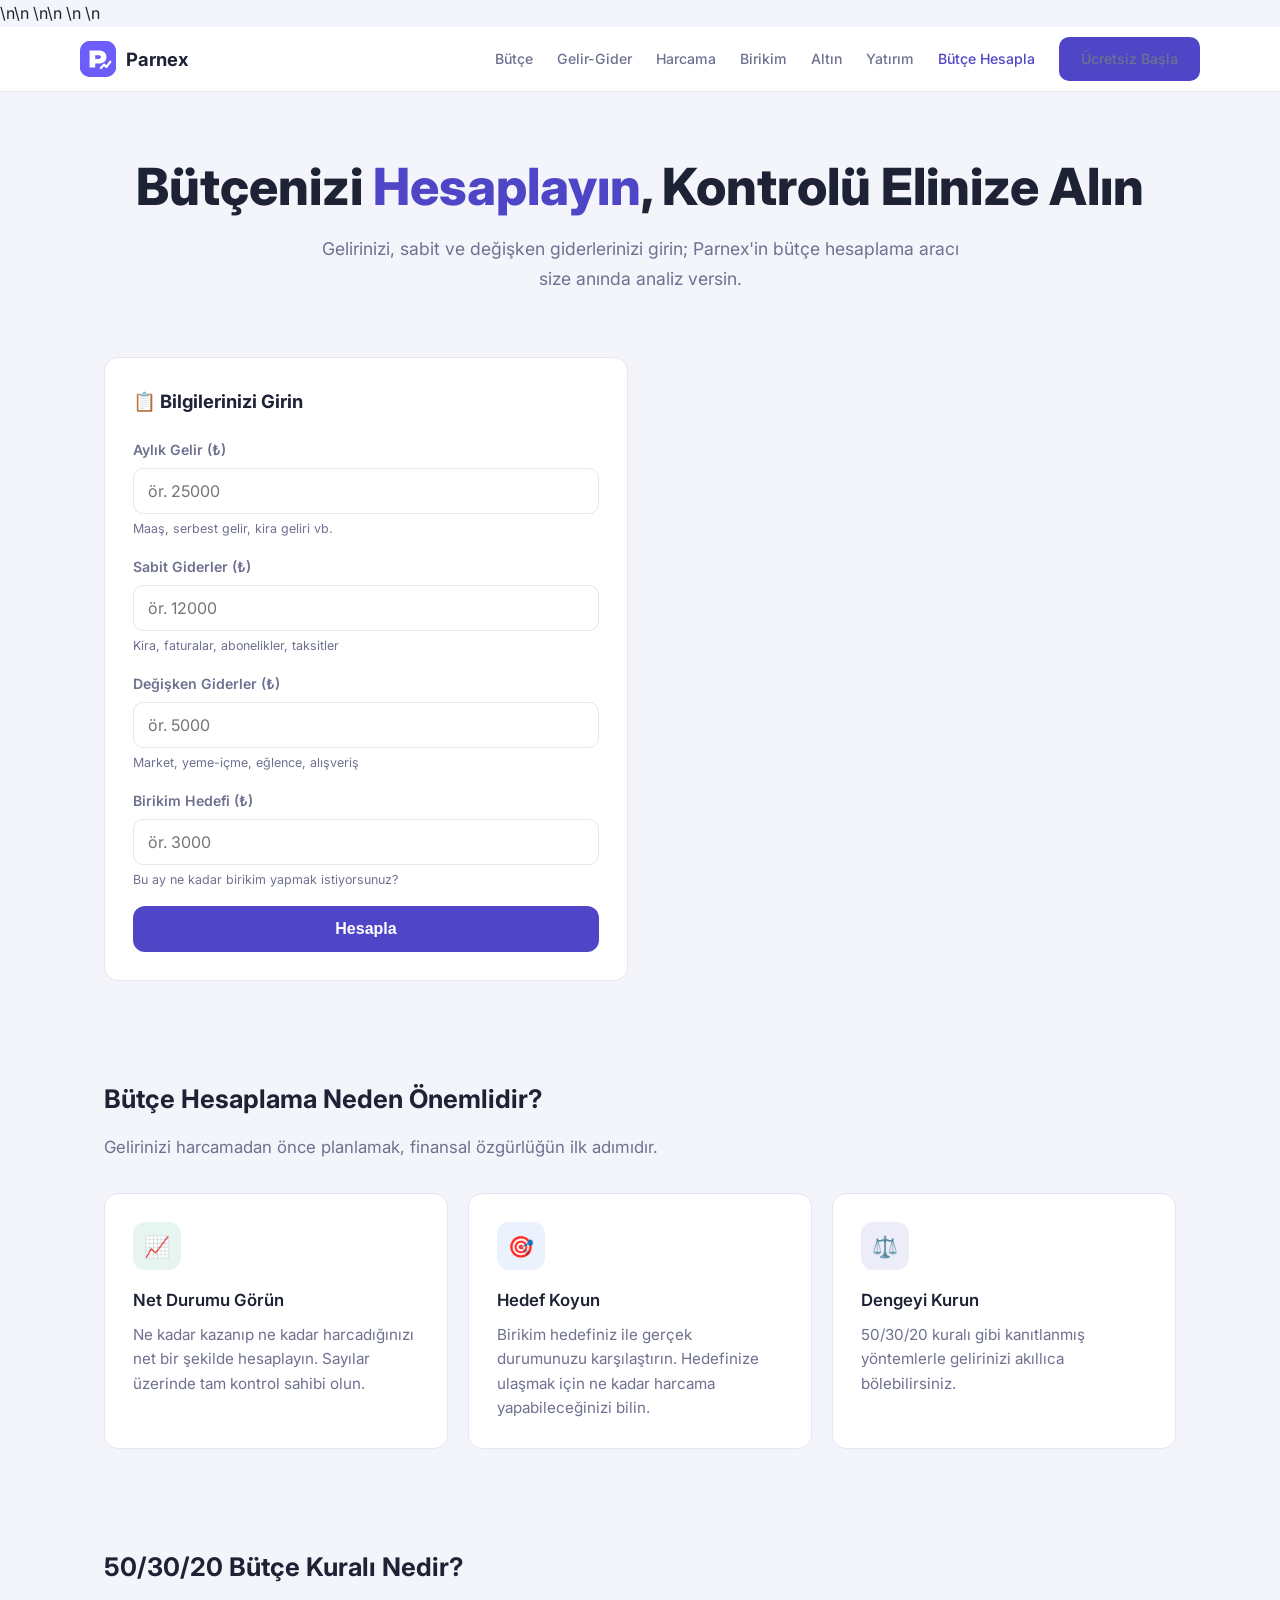
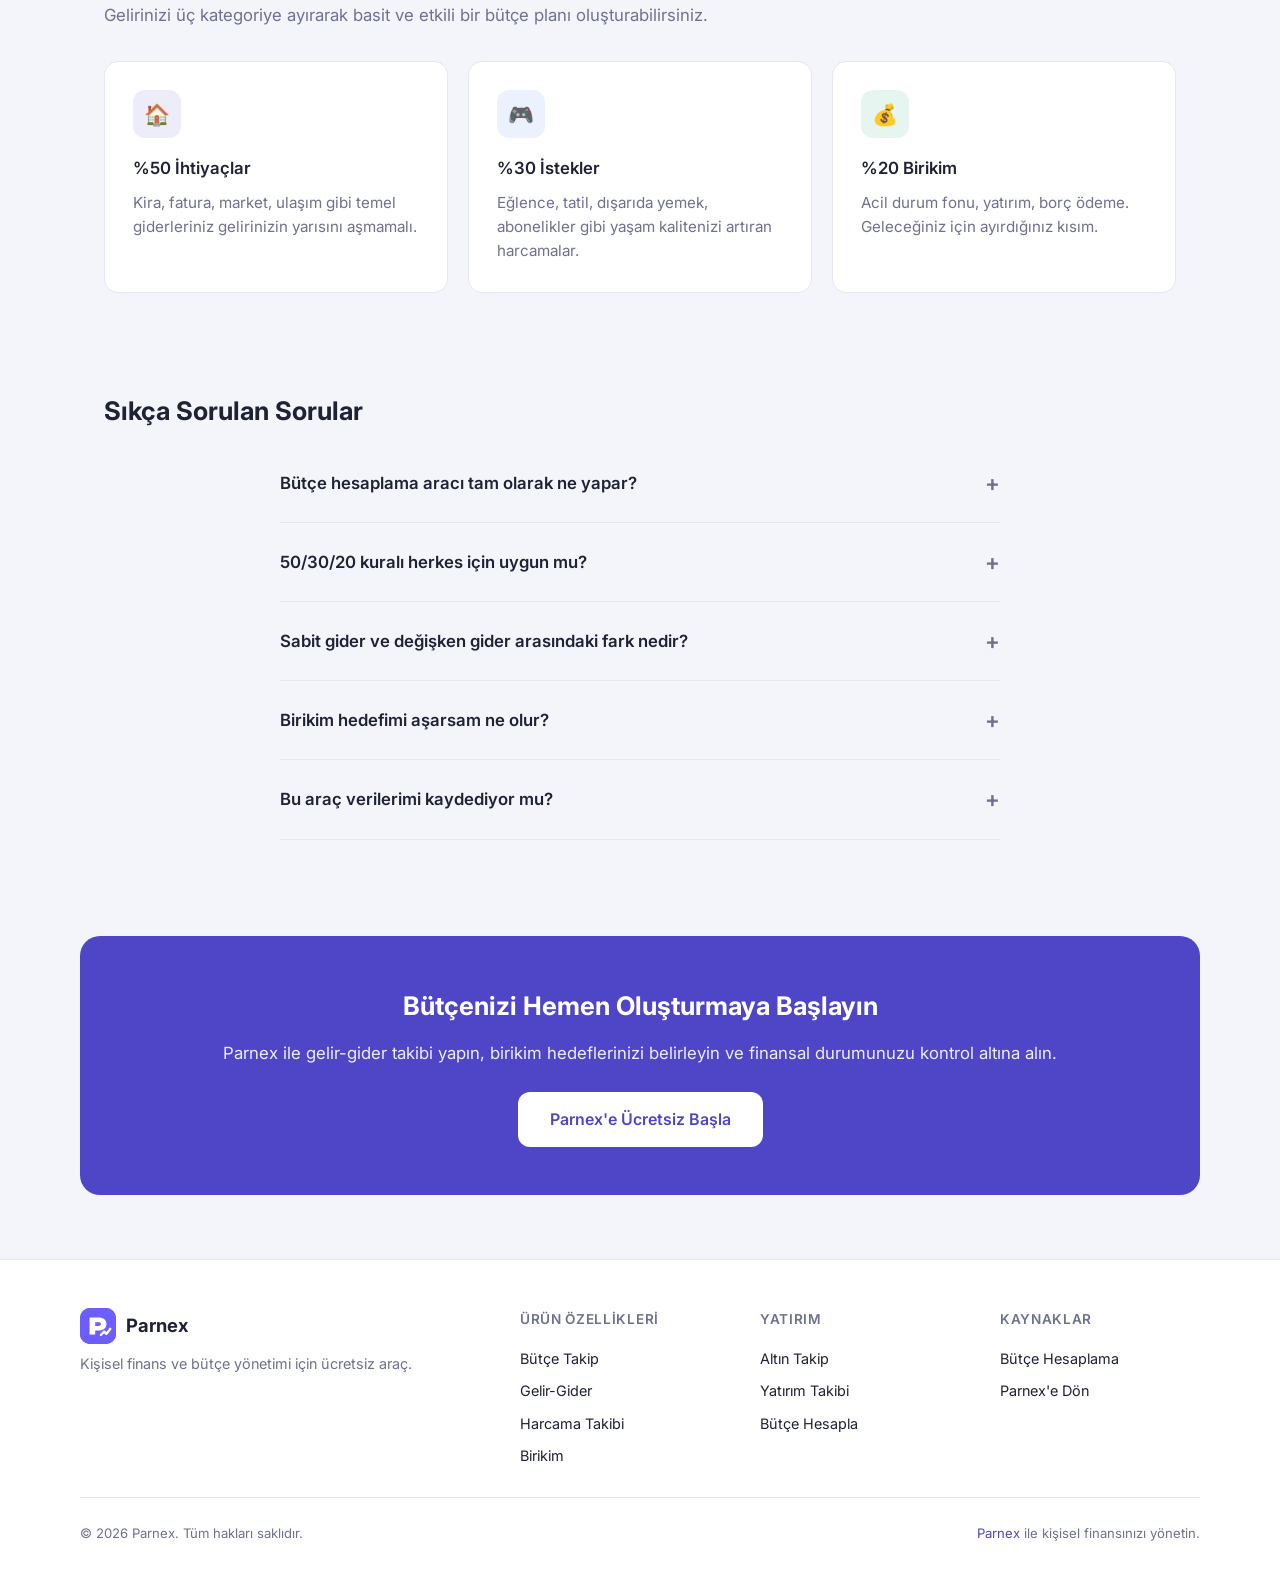
<file: butce-hesapla/index.html>
<!DOCTYPE html>
<html lang="tr">
<head>
    <meta charset="UTF-8">
    <meta name="viewport" content="width=device-width, initial-scale=1.0">
    <title>Bütçe Hesaplama | Gelir-Gider Analizi - Parnex</title>
    <meta name="description" content="Kişisel bütçenizi hesaplayın. Gelir, sabit ve değişken giderlerinizi girin, 50/30/20 yaklaşımına göre analiz görün. Ücretsiz online araç.">
    <meta name="robots" content="index, follow">
    <link rel="canonical" href="https://bizzness4711.github.io/Muhasebe/butce-hesapla/">

    <!-- Open Graph -->
    <meta property="og:type" content="website">
    <meta property="og:title" content="Bütçe Hesaplama | Gelir-Gider Analizi - Parnex">
    <meta property="og:description" content="Kişisel bütçenizi hesaplayın. Gelir, sabit ve değişken giderlerinizi girin, 50/30/20 yaklaşımına göre analiz görün.">
    <meta property="og:url" content="https://bizzness4711.github.io/Muhasebe/butce-hesapla/">
    <meta property="og:site_name" content="Parnex">
    <meta property="og:locale" content="tr_TR">\n<meta property="og:image" content="https://bizzness4711.github.io/Muhasebe/icons/logo-512.png">\n<meta property="og:image:alt" content="Parnex kişisel finans uygulaması logosu">

    <!-- Twitter Card -->
    <meta name="twitter:card" content="summary_large_image">
    <meta name="twitter:title" content="Bütçe Hesaplama | Gelir-Gider Analizi - Parnex">
    <meta name="twitter:image" content="https://bizzness4711.github.io/Muhasebe/icons/logo-512.png">\n<meta name="twitter:image:alt" content="Parnex kişisel finans uygulaması logosu">\n<meta name="twitter:description" content="Kişisel bütçenizi hesaplayın. Gelir, sabit ve değişken giderlerinizi girin, 50/30/20 yaklaşımına göre analiz görün.">

    <!-- JSON-LD -->
    <script type="application/ld+json">
    {
        "@context": "https://schema.org",
        "@type": "SoftwareApplication",
        "name": "Parnex Bütçe Hesaplama",
        "operatingSystem": "Web",
        "applicationCategory": "FinanceApplication",
        "offers": { "@type": "Offer", "price": "0", "priceCurrency": "TRY" },
        "description": "Ücretsiz kişisel bütçe hesaplama aracı. Gelir ve giderlerinizi analiz edin."
    }
    </script>

    <link rel="preconnect" href="https://fonts.googleapis.com">
    <link rel="preconnect" href="https://fonts.gstatic.com" crossorigin>
    <link href="https://fonts.googleapis.com/css2?family=Inter:wght@400;500;600;700;800&display=swap" rel="stylesheet">
    <style>
        :root {
            --primary: #4f46c7;
            --primary-hover: #4338b8;
            --secondary: #3b82f6;
            --background: #f4f5fb;
            --surface: #ffffff;
            --surface-2: #eef0f8;
            --text: #1e2235;
            --muted: #6e7190;
            --success: #159a72;
            --warning: #d08a25;
            --danger: #d95768;
            --border: #e4e6f0;
            --radius: 14px;
        }
        * { box-sizing: border-box; margin: 0; padding: 0; }
        html { scroll-behavior: smooth; }
        body { font-family: 'Inter', -apple-system, BlinkMacSystemFont, "Segoe UI", sans-serif; background: var(--background); color: var(--text); line-height: 1.7; -webkit-font-smoothing: antialiased; }

        /* Nav */
        .lp-nav { position: sticky; top: 0; z-index: 100; background: rgba(255,255,255,0.92); backdrop-filter: blur(12px); border-bottom: 1px solid var(--border); padding: 0 24px; }
        .lp-nav-inner { max-width: 1120px; margin: 0 auto; display: flex; align-items: center; justify-content: space-between; height: 64px; }
        .lp-brand { display: flex; align-items: center; gap: 10px; font-weight: 700; font-size: 1.15rem; color: var(--text); text-decoration: none; }
        .lp-brand-mark { width: 36px; height: 36px; border-radius: 10px; background: var(--primary); color: #fff; display: flex; align-items: center; justify-content: center; font-weight: 800; font-size: 1rem; }
        .lp-nav-links { display: flex; gap: 24px; align-items: center; }
        .lp-nav-links a { font-size: 0.88rem; font-weight: 500; color: var(--muted); text-decoration: none; transition: color 0.2s; }
        .lp-nav-links a:hover, .lp-nav-links a.active { color: var(--primary); }
        .lp-cta-btn { display: inline-flex; align-items: center; gap: 6px; padding: 10px 22px; border-radius: 10px; background: var(--primary); color: #fff; font-weight: 600; font-size: 0.88rem; text-decoration: none; transition: background 0.2s, transform 0.15s; }
        .lp-cta-btn:hover { background: var(--primary-hover); transform: translateY(-1px); }
        .lp-mobile-toggle { display: none; background: none; border: none; font-size: 1.4rem; color: var(--text); cursor: pointer; }

        /* Hero */
        .lp-hero { max-width: 1120px; margin: 0 auto; padding: 64px 24px 32px; text-align: center; }
        .lp-hero h1 { font-size: clamp(2rem, 5vw, 3.2rem); font-weight: 800; line-height: 1.2; margin-bottom: 16px; }
        .lp-hero h1 em { font-style: normal; color: var(--primary); }
        .lp-hero p { font-size: 1.1rem; color: var(--muted); max-width: 640px; margin: 0 auto 32px; }

        /* Calculator */
        .calc-wrapper { max-width: 1120px; margin: 0 auto; padding: 0 24px 48px; }
        .calc-grid { display: grid; grid-template-columns: 1fr 1fr; gap: 24px; }
        .calc-card { background: var(--surface); border: 1px solid var(--border); border-radius: var(--radius); padding: 28px; }
        .calc-card h2 { font-size: 1.15rem; font-weight: 700; margin-bottom: 20px; }
        .calc-field { margin-bottom: 16px; }
        .calc-field label { display: block; font-size: 0.88rem; font-weight: 600; color: var(--muted); margin-bottom: 6px; }
        .calc-field input { width: 100%; padding: 12px 14px; border: 1.5px solid var(--border); border-radius: 10px; font-size: 1rem; font-family: inherit; transition: border-color 0.2s; outline: none; }
        .calc-field input:focus { border-color: var(--primary); }
        .calc-field .hint { font-size: 0.78rem; color: var(--muted); margin-top: 4px; }
        .calc-btn { width: 100%; padding: 14px; border: none; border-radius: 12px; background: var(--primary); color: #fff; font-size: 1rem; font-weight: 600; cursor: pointer; transition: background 0.2s, transform 0.15s; }
        .calc-btn:hover { background: var(--primary-hover); transform: translateY(-1px); }
        .calc-btn:active { transform: translateY(0); }

        /* Results */
        .result-card { background: var(--surface); border: 1px solid var(--border); border-radius: var(--radius); padding: 28px; }
        .result-card h2 { font-size: 1.15rem; font-weight: 700; margin-bottom: 20px; }
        .result-row { display: flex; justify-content: space-between; align-items: center; padding: 12px 0; border-bottom: 1px solid var(--border); }
        .result-row:last-child { border-bottom: none; }
        .result-label { font-size: 0.95rem; color: var(--muted); }
        .result-value { font-size: 1.1rem; font-weight: 700; }
        .result-value.positive { color: var(--success); }
        .result-value.negative { color: var(--danger); }
        .result-value.neutral { color: var(--text); }

        /* Progress bars */
        .progress-group { margin-top: 20px; }
        .progress-item { margin-bottom: 16px; }
        .progress-header { display: flex; justify-content: space-between; margin-bottom: 6px; font-size: 0.88rem; }
        .progress-header span:first-child { font-weight: 600; }
        .progress-header span:last-child { color: var(--muted); }
        .progress-bar { width: 100%; height: 10px; background: var(--surface-2); border-radius: 5px; overflow: hidden; }
        .progress-fill { height: 100%; border-radius: 5px; transition: width 0.5s ease; }
        .progress-fill.green { background: var(--success); }
        .progress-fill.blue { background: var(--secondary); }
        .progress-fill.orange { background: var(--warning); }
        .progress-fill.red { background: var(--danger); }
        .progress-fill.purple { background: var(--primary); }

        /* 50/30/20 */
        .rule-section { margin-top: 24px; padding: 20px; background: var(--surface-2); border-radius: 12px; }
        .rule-section h3 { font-size: 1rem; font-weight: 700; margin-bottom: 12px; }
        .rule-bars { display: flex; gap: 12px; align-items: flex-end; height: 120px; }
        .rule-bar-wrapper { flex: 1; text-align: center; }
        .rule-bar { width: 100%; border-radius: 8px 8px 0 0; transition: height 0.5s ease; min-height: 4px; }
        .rule-label { font-size: 0.75rem; color: var(--muted); margin-top: 6px; }
        .rule-pct { font-size: 0.85rem; font-weight: 700; margin-top: 2px; }

        .hidden { display: none; }

        /* Sections */
        .lp-section { max-width: 1120px; margin: 0 auto; padding: 48px 24px; }
        .lp-section-title { font-size: 1.6rem; font-weight: 700; margin-bottom: 12px; }
        .lp-section-desc { color: var(--muted); font-size: 1.05rem; margin-bottom: 32px; max-width: 720px; }
        .lp-cards { display: grid; grid-template-columns: repeat(auto-fit, minmax(260px, 1fr)); gap: 20px; }
        .lp-card { background: var(--surface); border-radius: var(--radius); padding: 28px; border: 1px solid var(--border); transition: box-shadow 0.2s, transform 0.2s; }
        .lp-card:hover { box-shadow: 0 18px 48px rgba(31,34,63,0.14); transform: translateY(-2px); }
        .lp-card-icon { width: 48px; height: 48px; border-radius: 12px; display: flex; align-items: center; justify-content: center; font-size: 1.3rem; margin-bottom: 16px; }
        .lp-card-icon.green { background: rgba(21,154,114,0.1); color: var(--success); }
        .lp-card-icon.blue { background: rgba(59,130,246,0.1); color: var(--secondary); }
        .lp-card-icon.purple { background: rgba(79,70,199,0.1); color: var(--primary); }
        .lp-card-icon.orange { background: rgba(208,138,37,0.1); color: var(--warning); }
        .lp-card h3 { font-size: 1.05rem; font-weight: 600; margin-bottom: 8px; }
        .lp-card p { color: var(--muted); font-size: 0.95rem; line-height: 1.6; }

        /* FAQ */
        .lp-faq { max-width: 720px; margin: 0 auto; }
        .lp-faq-item { border-bottom: 1px solid var(--border); }
        .lp-faq-item summary { padding: 20px 0; font-size: 1.05rem; font-weight: 600; cursor: pointer; list-style: none; display: flex; justify-content: space-between; align-items: center; }
        .lp-faq-item summary::after { content: '+'; font-size: 1.4rem; color: var(--muted); transition: transform 0.2s; }
        .lp-faq-item[open] summary::after { transform: rotate(45deg); }
        .lp-faq-item p { color: var(--muted); font-size: 0.95rem; line-height: 1.7; padding-bottom: 20px; }

        /* CTA */
        .lp-cta-banner { background: var(--primary); color: #fff; border-radius: 20px; padding: 48px 32px; text-align: center; margin: 48px auto; max-width: 1120px; }
        .lp-cta-banner h2 { font-size: 1.6rem; font-weight: 700; margin-bottom: 12px; }
        .lp-cta-banner p { opacity: 0.9; margin-bottom: 24px; font-size: 1.05rem; }
        .lp-cta-banner .lp-hero-btn { display: inline-flex; padding: 14px 32px; border-radius: 12px; background: #fff; color: var(--primary); font-weight: 600; font-size: 1rem; text-decoration: none; transition: background 0.2s, transform 0.15s; }
        .lp-cta-banner .lp-hero-btn:hover { background: #f0eeff; transform: translateY(-1px); }

        /* Footer */
        .lp-footer { background: var(--surface); border-top: 1px solid var(--border); padding: 48px 24px 32px; margin-top: 64px; }
        .lp-footer-inner { max-width: 1120px; margin: 0 auto; display: grid; grid-template-columns: 2fr repeat(3, 1fr); gap: 40px; }
        .lp-footer-brand p { color: var(--muted); font-size: 0.9rem; margin-top: 8px; }
        .lp-footer-col h4 { font-size: 0.85rem; font-weight: 600; text-transform: uppercase; letter-spacing: 0.05em; color: var(--muted); margin-bottom: 12px; }
        .lp-footer-col a { display: block; font-size: 0.9rem; color: var(--text); padding: 4px 0; text-decoration: none; }
        .lp-footer-col a:hover { color: var(--primary); }
        .lp-footer-bottom { max-width: 1120px; margin: 24px auto 0; padding-top: 24px; border-top: 1px solid var(--border); display: flex; justify-content: space-between; align-items: center; font-size: 0.82rem; color: var(--muted); flex-wrap: wrap; gap: 8px; }

        @media (max-width: 768px) {
            .lp-nav-links { display: none; }
            .lp-nav-links.open { display: flex; flex-direction: column; position: absolute; top: 64px; left: 0; right: 0; background: var(--surface); border-bottom: 1px solid var(--border); padding: 16px 24px; gap: 12px; box-shadow: 0 8px 24px rgba(31,34,63,0.06); }
            .lp-mobile-toggle { display: block; }
            .calc-grid { grid-template-columns: 1fr; }
            .lp-footer-inner { grid-template-columns: 1fr; gap: 24px; }
            .lp-footer-bottom { flex-direction: column; text-align: center; }
            .rule-bars { height: 80px; }
        }
    </style>
<link rel="icon" type="image/svg+xml" href="../icons/logo.svg">\n<link rel="apple-touch-icon" href="../icons/logo-192.png">
    <script type="application/ld+json">\n    {\n        "@context": "https://schema.org",\n        "@type": "BreadcrumbList",\n        "itemListElement": [\n            { "@type": "ListItem", "position": 1, "name": "Parnex", "item": "https://bizzness4711.github.io/Muhasebe/" },\n            { "@type": "ListItem", "position": 2, "name": "Bütçe Hesaplama" }\n        ]\n    }\n    </script>\n</head>
<body>
    <!-- Nav -->
    <nav class="lp-nav">
        <div class="lp-nav-inner">
            <a href="../" class="lp-brand"><span class="lp-brand-mark"><img src="../icons/logo.svg" alt="" width="36" height="36"></span> Parnex</a>
            <button class="lp-mobile-toggle" onclick="document.querySelector('.lp-nav-links').classList.toggle('open')" aria-label="Menü">☰</button>
            <div class="lp-nav-links">
                <a href="../butce/">Bütçe</a>
                <a href="../gelir-gider/">Gelir-Gider</a>
                <a href="../harcama/">Harcama</a>
                <a href="../birikim/">Birikim</a>
                <a href="../altin/">Altın</a>
                <a href="../yatirim/">Yatırım</a>
                <a href="../butce-hesapla/" class="active">Bütçe Hesapla</a>
                <a href="../" class="lp-cta-btn">Ücretsiz Başla</a>
            </div>
        </div>
    </nav>

    <!-- Hero -->
    <section class="lp-hero">
        <h1>Bütçenizi <em>Hesaplayın</em>, Kontrolü Elinize Alın</h1>
        <p>Gelirinizi, sabit ve değişken giderlerinizi girin; Parnex'in bütçe hesaplama aracı size anında analiz versin.</p>
    </section>

    <!-- Calculator -->
    <section class="calc-wrapper">
        <div class="calc-grid">
            <!-- Input -->
            <div class="calc-card">
                <h2>📋 Bilgilerinizi Girin</h2>
                <div class="calc-field">
                    <label for="gelir">Aylık Gelir (₺)</label>
                    <input type="number" id="gelir" placeholder="ör. 25000" min="0" step="100">
                    <div class="hint">Maaş, serbest gelir, kira geliri vb.</div>
                </div>
                <div class="calc-field">
                    <label for="sabitGider">Sabit Giderler (₺)</label>
                    <input type="number" id="sabitGider" placeholder="ör. 12000" min="0" step="100">
                    <div class="hint">Kira, faturalar, abonelikler, taksitler</div>
                </div>
                <div class="calc-field">
                    <label for="degiskenGider">Değişken Giderler (₺)</label>
                    <input type="number" id="degiskenGider" placeholder="ör. 5000" min="0" step="100">
                    <div class="hint">Market, yeme-içme, eğlence, alışveriş</div>
                </div>
                <div class="calc-field">
                    <label for="birikimHedefi">Birikim Hedefi (₺)</label>
                    <input type="number" id="birikimHedefi" placeholder="ör. 3000" min="0" step="100">
                    <div class="hint">Bu ay ne kadar birikim yapmak istiyorsunuz?</div>
                </div>
                <button class="calc-btn" onclick="hesapla()">Hesapla</button>
            </div>

            <!-- Results -->
            <div id="resultArea" class="result-card hidden">
                <h2>📊 Sonuçlar</h2>
                <div class="result-row">
                    <span class="result-label">Toplam Gelir</span>
                    <span class="result-value neutral" id="res-gelir">₺0</span>
                </div>
                <div class="result-row">
                    <span class="result-label">Toplam Gider</span>
                    <span class="result-value neutral" id="res-gider">₺0</span>
                </div>
                <div class="result-row">
                    <span class="result-label">Kalan Tutar</span>
                    <span class="result-value" id="res-kalan">₺0</span>
                </div>
                <div class="result-row">
                    <span class="result-label">Birikim Hedefi</span>
                    <span class="result-value neutral" id="res-birikim">₺0</span>
                </div>
                <div class="result-row">
                    <span class="result-label">Gerçek Birikim</span>
                    <span class="result-value" id="res-gercek-birikim">₺0</span>
                </div>

                <div class="progress-group">
                    <div class="progress-item">
                        <div class="progress-header">
                            <span>Sabit Gider / Gelir</span>
                            <span id="pct-sabit">0%</span>
                        </div>
                        <div class="progress-bar"><div class="progress-fill blue" id="bar-sabit" style="width:0%"></div></div>
                    </div>
                    <div class="progress-item">
                        <div class="progress-header">
                            <span>Değişken Gider / Gelir</span>
                            <span id="pct-degisken">0%</span>
                        </div>
                        <div class="progress-bar"><div class="progress-fill orange" id="bar-degisken" style="width:0%"></div></div>
                    </div>
                    <div class="progress-item">
                        <div class="progress-header">
                            <span>Birikim Oranı</span>
                            <span id="pct-birikim">0%</span>
                        </div>
                        <div class="progress-bar"><div class="progress-fill green" id="bar-birikim" style="width:0%"></div></div>
                    </div>
                </div>

                <!-- 50/30/20 Rule -->
                <div class="rule-section">
                    <h3>50/30/20 Yaklaşımı Karşılaştırması</h3>
                    <p style="font-size:0.85rem;color:var(--muted);margin-bottom:12px;">Gelirinizin %50'i ihtiyaç, %30'u istek, %20'si birikim olmalı.</p>
                    <div class="rule-bars">
                        <div class="rule-bar-wrapper">
                            <div class="rule-bar" id="rule-ihtiyac" style="height:0%;background:var(--primary);"></div>
                            <div class="rule-label">İhtiyaç</div>
                            <div class="rule-pct" id="rule-pct-ihtiyac">0%</div>
                        </div>
                        <div class="rule-bar-wrapper">
                            <div class="rule-bar" id="rule-istek" style="height:0%;background:var(--secondary);"></div>
                            <div class="rule-label">İstek</div>
                            <div class="rule-pct" id="rule-pct-istek">0%</div>
                        </div>
                        <div class="rule-bar-wrapper">
                            <div class="rule-bar" id="rule-birikim" style="height:0%;background:var(--success);"></div>
                            <div class="rule-label">Birikim</div>
                            <div class="rule-pct" id="rule-pct-birikim">0%</div>
                        </div>
                    </div>
                </div>
            </div>
        </div>
    </section>

    <!-- Why Budget Calculator -->
    <section class="lp-section">
        <h2 class="lp-section-title">Bütçe Hesaplama Neden Önemlidir?</h2>
        <p class="lp-section-desc">Gelirinizi harcamadan önce planlamak, finansal özgürlüğün ilk adımıdır.</p>
        <div class="lp-cards">
            <div class="lp-card">
                <div class="lp-card-icon green">📈</div>
                <h3>Net Durumu Görün</h3>
                <p>Ne kadar kazanıp ne kadar harcadığınızı net bir şekilde hesaplayın. Sayılar üzerinde tam kontrol sahibi olun.</p>
            </div>
            <div class="lp-card">
                <div class="lp-card-icon blue">🎯</div>
                <h3>Hedef Koyun</h3>
                <p>Birikim hedefiniz ile gerçek durumunuzu karşılaştırın. Hedefinize ulaşmak için ne kadar harcama yapabileceğinizi bilin.</p>
            </div>
            <div class="lp-card">
                <div class="lp-card-icon purple">⚖️</div>
                <h3>Dengeyi Kurun</h3>
                <p>50/30/20 kuralı gibi kanıtlanmış yöntemlerle gelirinizi akıllıca bölebilirsiniz.</p>
            </div>
        </div>
    </section>

    <!-- 50/30/20 Explained -->
    <section class="lp-section">
        <h2 class="lp-section-title">50/30/20 Bütçe Kuralı Nedir?</h2>
        <p class="lp-section-desc">Gelirinizi üç kategoriye ayırarak basit ve etkili bir bütçe planı oluşturabilirsiniz.</p>
        <div class="lp-cards">
            <div class="lp-card">
                <div class="lp-card-icon purple">🏠</div>
                <h3>%50 İhtiyaçlar</h3>
                <p>Kira, fatura, market, ulaşım gibi temel giderleriniz gelirinizin yarısını aşmamalı.</p>
            </div>
            <div class="lp-card">
                <div class="lp-card-icon blue">🎮</div>
                <h3>%30 İstekler</h3>
                <p>Eğlence, tatil, dışarıda yemek, abonelikler gibi yaşam kalitenizi artıran harcamalar.</p>
            </div>
            <div class="lp-card">
                <div class="lp-card-icon green">💰</div>
                <h3>%20 Birikim</h3>
                <p>Acil durum fonu, yatırım, borç ödeme. Geleceğiniz için ayırdığınız kısım.</p>
            </div>
        </div>
    </section>

    <!-- FAQ -->
    <section class="lp-section">
        <h2 class="lp-section-title">Sıkça Sorulan Sorular</h2>
        <div class="lp-faq">
            <details class="lp-faq-item">
                <summary>Bütçe hesaplama aracı tam olarak ne yapar?</summary>
                <p>Aylık gelirinizi, sabit ve değişken giderlerinizi girdiğinizde toplam giderinizi, kalan tutarınızı ve birikim oranınızı hesaplar. Ayrıca 50/30/20 kuralına göre harcama dağılımınızı görsel olarak karşılaştırır.</p>
            </details>
            <details class="lp-faq-item">
                <summary>50/30/20 kuralı herkes için uygun mu?</summary>
                <p>Bu kural genel bir başlangıç noktasıdır. Yüksek borçları olanlar veya düşük gelirliler oranları kendi durumlarına göre ayarlayabilir. Önemli olan gelirin tamamını harcamamaktır.</p>
            </details>
            <details class="lp-faq-item">
                <summary>Sabit gider ve değişken gider arasındaki fark nedir?</summary>
                <p>Sabit giderler her ay aynı tutarda ödenen kalemlerdir (kira, taksit, abonelik). Değişken giderler ise her ay farklılık gösteren harcamalardır (market, yeme-içme, eğlence).</p>
            </details>
            <details class="lp-faq-item">
                <summary>Birikim hedefimi aşarsam ne olur?</summary>
                <p>Hesaplama aracı gerçek birikiminizin hedefinizi aşıp aşmadığını gösterir. Hedefinizden fazla biriktiriyorsanız bu olumlu bir durumdur ve yatırım seçeneklerini değerlendirebilirsiniz.</p>
            </details>
            <details class="lp-faq-item">
                <summary>Bu araç verilerimi kaydediyor mu?</summary>
                <p>Hayır. Tüm hesaplamalar tarayıcınızda gerçekleştirilir. Hiçbir veri sunuculara gönderilmez veya saklanmaz. Tamamen gizlilik içinde çalışır.</p>
            </details>
        </div>
    </section>

    <!-- CTA -->
    <div class="lp-cta-banner">
        <h2>Bütçenizi Hemen Oluşturmaya Başlayın</h2>
        <p>Parnex ile gelir-gider takibi yapın, birikim hedeflerinizi belirleyin ve finansal durumunuzu kontrol altına alın.</p>
        <a href="../" class="lp-hero-btn">Parnex'e Ücretsiz Başla</a>
    </div>

    <!-- Footer -->
    <footer class="lp-footer">
        <div class="lp-footer-inner">
            <div class="lp-footer-brand">
                <a href="../" class="lp-brand"><span class="lp-brand-mark"><img src="../icons/logo.svg" alt="" width="36" height="36"></span> Parnex</a>
                <p>Kişisel finans ve bütçe yönetimi için ücretsiz araç.</p>
            </div>
            <div class="lp-footer-col">
                <h4>Ürün Özellikleri</h4>
                <a href="../butce/">Bütçe Takip</a>
                <a href="../gelir-gider/">Gelir-Gider</a>
                <a href="../harcama/">Harcama Takibi</a>
                <a href="../birikim/">Birikim</a>
            </div>
            <div class="lp-footer-col">
                <h4>Yatırım</h4>
                <a href="../altin/">Altın Takip</a>
                <a href="../yatirim/">Yatırım Takibi</a>
                <a href="../butce-hesapla/">Bütçe Hesapla</a>
            </div>
            <div class="lp-footer-col">
                <h4>Kaynaklar</h4>
                <a href="../butce-hesapla/">Bütçe Hesaplama</a>
                <a href="../">Parnex'e Dön</a>
            </div>
        </div>
        <div class="lp-footer-bottom">
            <span>&copy; 2026 Parnex. Tüm hakları saklıdır.</span>
            <span><a href="../" style="color:var(--primary);text-decoration:none;">Parnex</a> ile kişisel finansınızı yönetin.</span>
        </div>
    </footer>

    <script>
    function hesapla() {
        var gelir = parseFloat(document.getElementById('gelir').value) || 0;
        var sabitGider = parseFloat(document.getElementById('sabitGider').value) || 0;
        var degiskenGider = parseFloat(document.getElementById('degiskenGider').value) || 0;
        var birikimHedefi = parseFloat(document.getElementById('birikimHedefi').value) || 0;

        if (gelir <= 0) { alert('Lütfen geçerli bir gelir tutarı girin.'); return; }

        var toplamGider = sabitGider + degiskenGider;
        var kalan = gelir - toplamGider;
        var gercekBirikim = Math.max(kalan, 0);
        var birikimOrani = ((gercekBirikim / gelir) * 100).toFixed(1);
        var sabitOrani = ((sabitGider / gelir) * 100).toFixed(1);
        var degiskenOrani = ((degiskenGider / gelir) * 100).toFixed(1);

        document.getElementById('res-gelir').textContent = '₺' + gelir.toLocaleString('tr-TR');
        document.getElementById('res-gider').textContent = '₺' + toplamGider.toLocaleString('tr-TR');
        document.getElementById('res-birikim').textContent = '₺' + birikimHedefi.toLocaleString('tr-TR');

        var kalanEl = document.getElementById('res-kalan');
        kalanEl.textContent = '₺' + kalan.toLocaleString('tr-TR');
        kalanEl.className = 'result-value ' + (kalan >= 0 ? 'positive' : 'negative');

        var gercekEl = document.getElementById('res-gercek-birikim');
        gercekEl.textContent = '₺' + gercekBirikim.toLocaleString('tr-TR');
        gercekEl.className = 'result-value ' + (gercekBirikim >= birikimHedefi ? 'positive' : 'negative');

        document.getElementById('pct-sabit').textContent = sabitOrani + '%';
        document.getElementById('bar-sabit').style.width = Math.min(sabitOrani, 100) + '%';
        document.getElementById('pct-degisken').textContent = degiskenOrani + '%';
        document.getElementById('bar-degisken').style.width = Math.min(degiskenOrani, 100) + '%';
        document.getElementById('pct-birikim').textContent = birikimOrani + '%';
        document.getElementById('bar-birikim').style.width = Math.min(birikimOrani, 100) + '%';

        // 50/30/20
        var ihtiyacOrani = ((sabitGider / gelir) * 100).toFixed(1);
        var istekOrani = ((degiskenGider / gelir) * 100).toFixed(1);

        document.getElementById('rule-ihtiyac').style.height = Math.min(ihtiyacOrani, 100) + '%';
        document.getElementById('rule-pct-ihtiyac').textContent = ihtiyacOrani + '%';
        document.getElementById('rule-istek').style.height = Math.min(istekOrani, 100) + '%';
        document.getElementById('rule-pct-istek').textContent = istekOrani + '%';
        document.getElementById('rule-birikim').style.height = Math.min(birikimOrani, 100) + '%';
        document.getElementById('rule-pct-birikim').textContent = birikimOrani + '%';

        document.getElementById('resultArea').classList.remove('hidden');
        document.getElementById('resultArea').scrollIntoView({ behavior: 'smooth', block: 'start' });
    }

    // Enter key triggers calculation
    document.querySelectorAll('.calc-field input').forEach(function(input) {
        input.addEventListener('keydown', function(e) {
            if (e.key === 'Enter') hesapla();
        });
    });
    </script>
</body>
</html>
</file>
